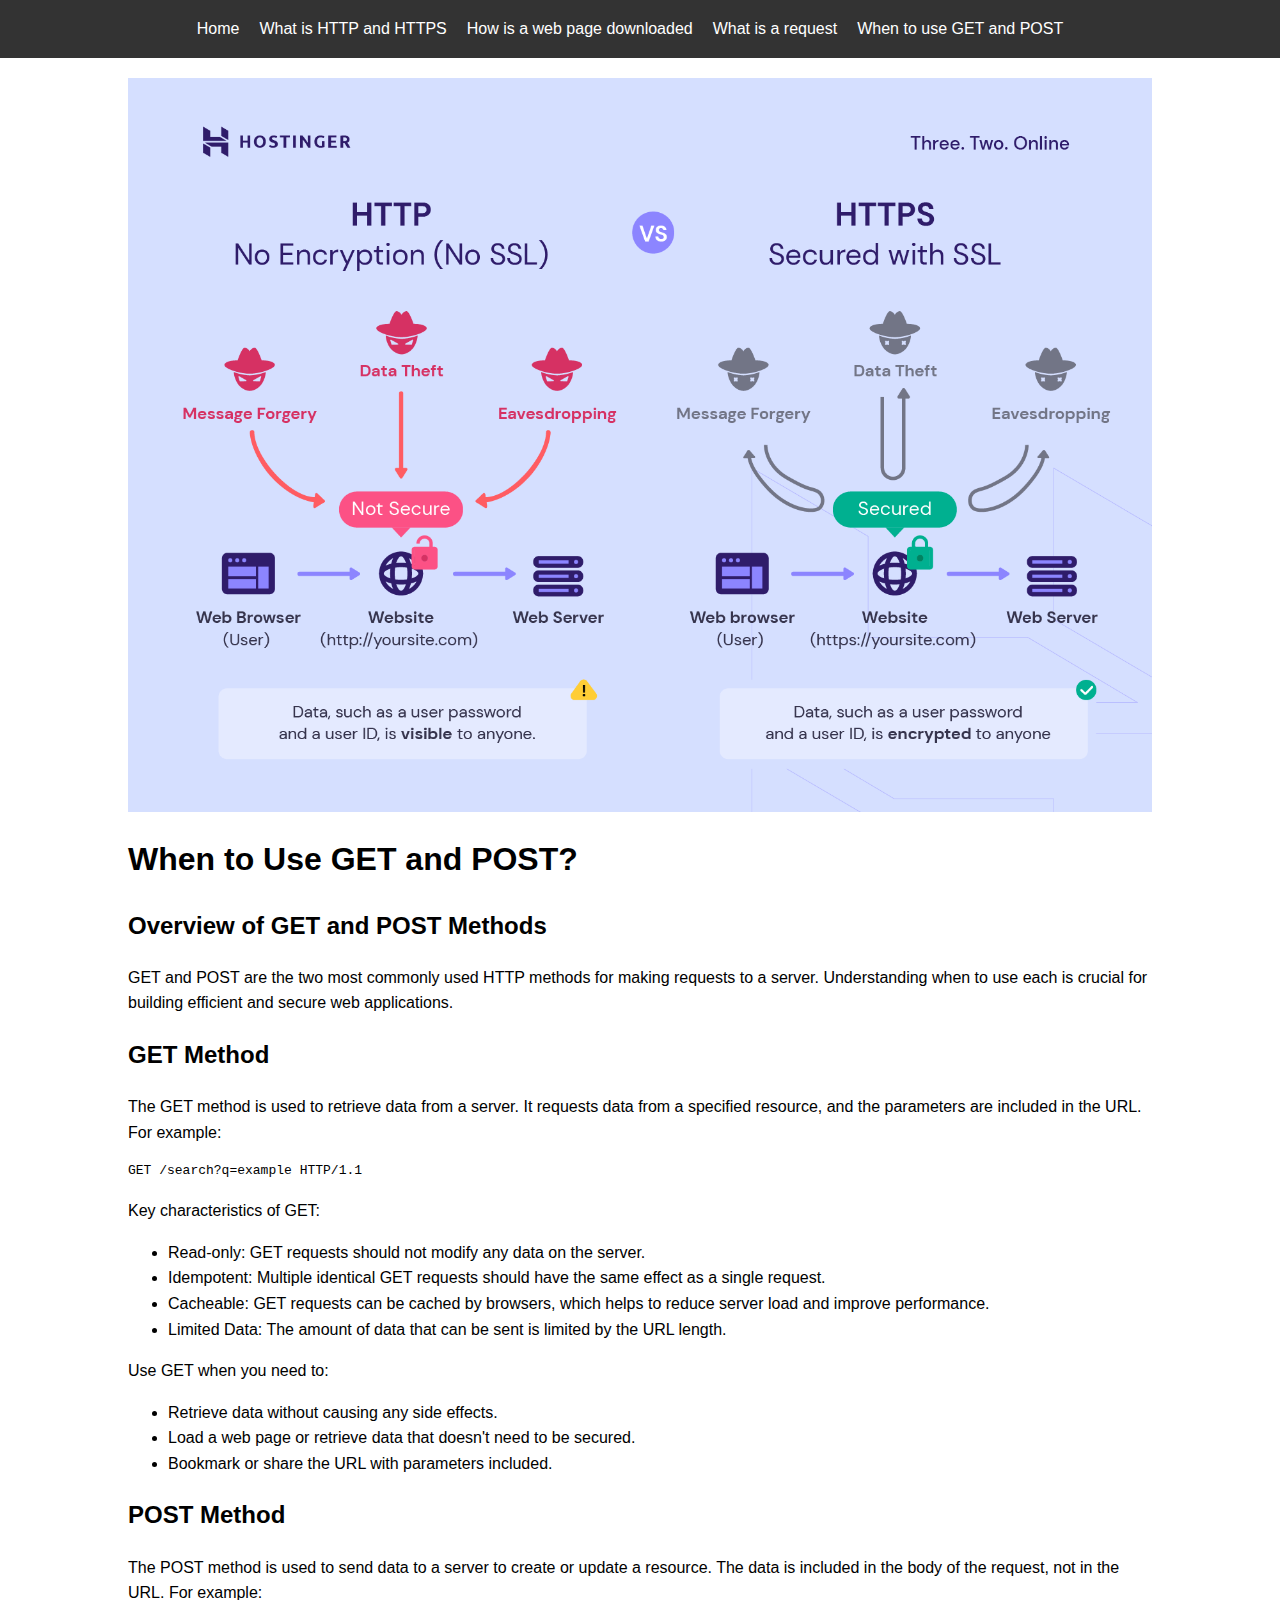
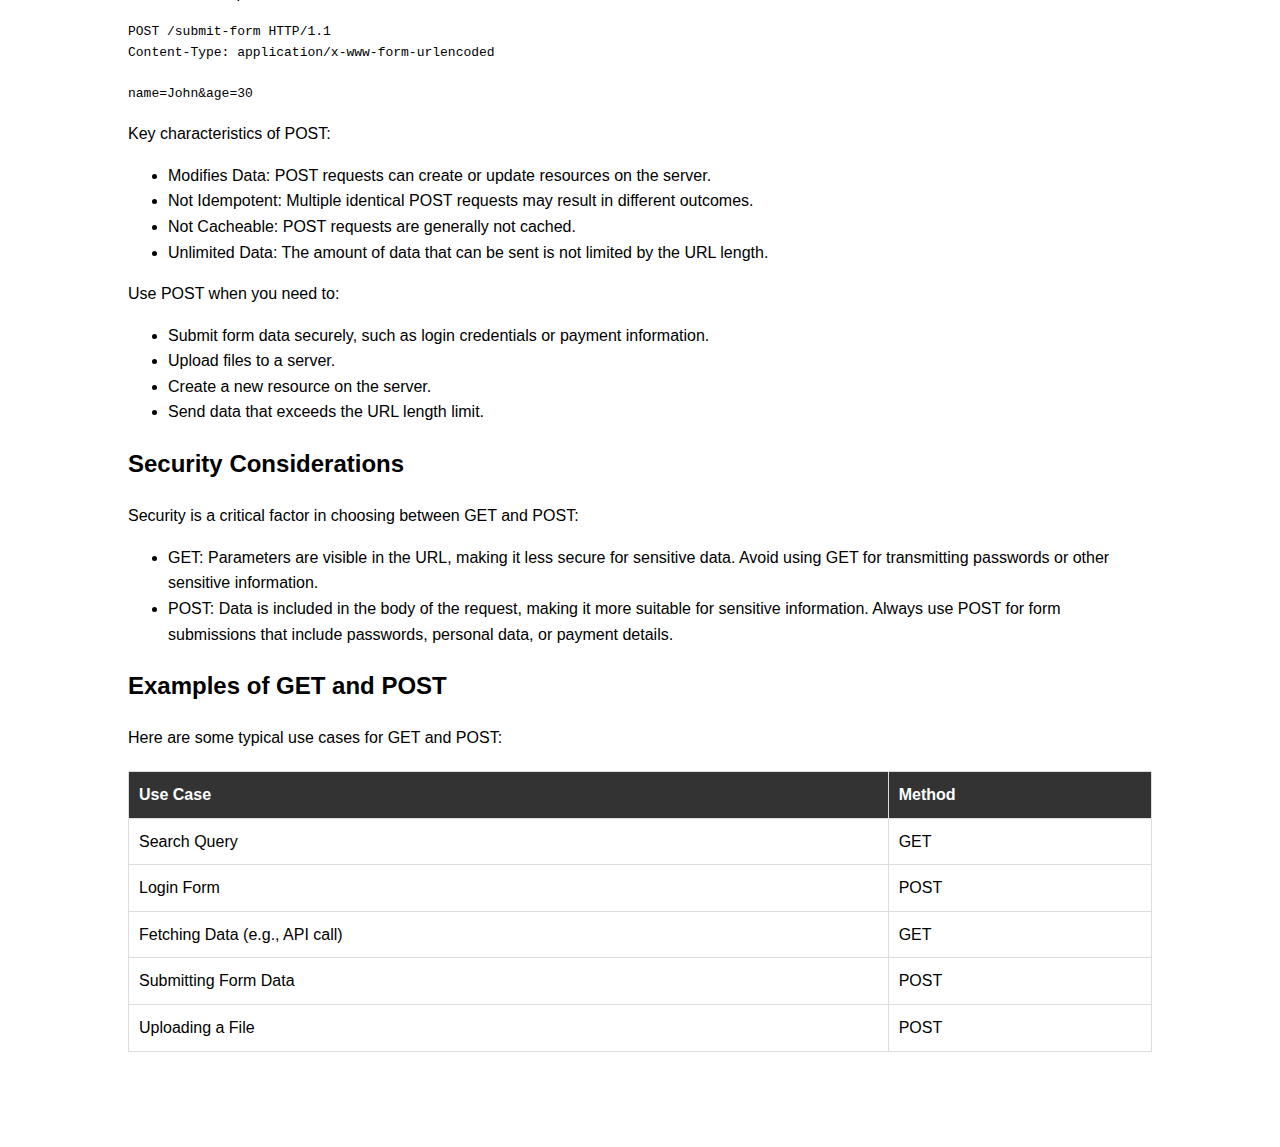
<file: task1/whentouseget.html>
<!DOCTYPE html>
<html lang="en">
  <head>
    <meta charset="UTF-8" />
    <meta name="viewport" content="width=device-width, initial-scale=1.0" />
    <title>When to Use GET and POST?</title>
    <link rel="stylesheet" href="/task1/style.css" />
    
  </head>
  <body>
    <header>
      <nav>
        <ul>
          <li><a href="index.html">Home</a></li>
          <li><a href="whatishttp.html">What is HTTP and HTTPS</a></li>
          <li><a href="howisawebpage.html">How is a web page downloaded</a></li>
          <li><a href="whatisrequest.html">What is a request</a></li>
          <li><a href="whentouseget.html">When to use GET and POST</a></li>
        </ul>
      </nav>
    </header>
    <main class="container">
      <img
        class="responsive-img"
        src="/task1/images/Untitled.jpeg"
        alt="GET vs POST"
      />
      <h1>When to Use GET and POST?</h1>
      <section>
        <h2>Overview of GET and POST Methods</h2>
        <p>
          GET and POST are the two most commonly used HTTP methods for making
          requests to a server. Understanding when to use each is crucial for
          building efficient and secure web applications.
        </p>
      </section>
      <section>
        <h2>GET Method</h2>
        <p>
          The GET method is used to retrieve data from a server. It requests
          data from a specified resource, and the parameters are included in the
          URL. For example:
        </p>
        <pre>GET /search?q=example HTTP/1.1</pre>
        <p>Key characteristics of GET:</p>
        <ul>
          <li>
             Read-only:  GET requests should not modify any data on the
            server.
          </li>
          <li>
             Idempotent:  Multiple identical GET requests should have the same
            effect as a single request.
          </li>
          <li>
             Cacheable:  GET requests can be cached by browsers, which helps
            to reduce server load and improve performance.
          </li>
          <li>
             Limited Data:  The amount of data that can be sent is limited by
            the URL length.
          </li>
        </ul>
        <p>Use GET when you need to:</p>
        <ul>
          <li>Retrieve data without causing any side effects.</li>
          <li>
            Load a web page or retrieve data that doesn't need to be secured.
          </li>
          <li>Bookmark or share the URL with parameters included.</li>
        </ul>
      </section>
      <section>
        <h2>POST Method</h2>
        <p>
          The POST method is used to send data to a server to create or update a
          resource. The data is included in the body of the request, not in the
          URL. For example:
        </p>
        <pre>
POST /submit-form HTTP/1.1
Content-Type: application/x-www-form-urlencoded

name=John&age=30</pre
        >
        <p>Key characteristics of POST:</p>
        <ul>
          <li>
             Modifies Data:  POST requests can create or update resources on
            the server.
          </li>
          <li>
             Not Idempotent:  Multiple identical POST requests may result in
            different outcomes.
          </li>
          <li> Not Cacheable:  POST requests are generally not cached.</li>
          <li>
             Unlimited Data:  The amount of data that can be sent is not
            limited by the URL length.
          </li>
        </ul>
        <p>Use POST when you need to:</p>
        <ul>
          <li>
            Submit form data securely, such as login credentials or payment
            information.
          </li>
          <li>Upload files to a server.</li>
          <li>Create a new resource on the server.</li>
          <li>Send data that exceeds the URL length limit.</li>
        </ul>
      </section>
      <section>
        <h2>Security Considerations</h2>
        <p>Security is a critical factor in choosing between GET and POST:</p>
        <ul>
          <li>
            GET: Parameters are visible in the URL, making it less secure
            for sensitive data. Avoid using GET for transmitting passwords or
            other sensitive information.
          </li>
          <li>
            POST: Data is included in the body of the request, making it
            more suitable for sensitive information. Always use POST for form
            submissions that include passwords, personal data, or payment
            details.
          </li>
        </ul>
      </section>
      <section>
        <h2>Examples of GET and POST</h2>
        <p>Here are some typical use cases for GET and POST:</p>
        <table>
          <thead>
            <tr>
              <th>Use Case</th>
              <th>Method</th>
            </tr>
          </thead>
          <tbody>
            <tr>
              <td>Search Query</td>
              <td>GET</td>
            </tr>
            <tr>
              <td>Login Form</td>
              <td>POST</td>
            </tr>
            <tr>
              <td>Fetching Data (e.g., API call)</td>
              <td>GET</td>
            </tr>
            <tr>
              <td>Submitting Form Data</td>
              <td>POST</td>
            </tr>
            <tr>
              <td>Uploading a File</td>
              <td>POST</td>
            </tr>
          </tbody>
        </table>
      </section>
    </main>
    <br>
    <!-- <footer>
      <p>&copy; 2024 Your Website. All rights reserved.</p>
    </footer> -->
  </body>
</html>
</file>
<file: task1/style.css>
body {
    font-family: Arial, sans-serif;
    margin: 0;
    padding: 0;
    line-height: 1.6;
  }
  
  header {
    background: #333;
    color: #fff;
    padding: 1em 0;
  }
  
  header ul {
    list-style: none;
    padding: 0;
    margin: 0;
    display: flex;
    justify-content: center;
    flex-wrap: wrap; /* Allow items to wrap */
  }
  
  header ul li {
    margin-right: 20px;
  }
  
  header ul li a {
    color: #fff;
    text-decoration: none;
  }
  
  footer {
    background: #333;
    color: #fff;
    text-align: center;
    padding: 1em 0;
    position: fixed;
    width: 100%;
    bottom: 0;
  }
  
  .container {
    width: 80%;
    margin: 20px auto;
    padding-bottom: 50px; /* Add padding to avoid footer overlap */
  }
  
  img {
    max-width: 100%;
    height: auto;
  }
  
  .grid {
    display: grid;
    grid-template-columns: repeat(auto-fill, minmax(250px, 1fr));
    gap: 20px;
    margin-top: 20px;
  }
  
  .grid-item {
    background: #f4f4f4;
    padding: 20px;
    border: 1px solid #ddd;
    border-radius: 5px;
    text-align: center;
    transition: transform 0.2s;
  }
  
  .grid-item:hover {
    transform: scale(1.05);
  }
  
  /* Table Styling */
  table {
    width: 100%;
    border-collapse: collapse;
    margin-top: 20px;
  }
  
  table, th, td {
    border: 1px solid #ddd;
  }
  
  th, td {
    padding: 10px;
    text-align: left;
  }
  
  th {
    background: #333;
    color: #fff;
  }
  
  /* Responsive images */
  .responsive-img {
    display: block;
    width: 100%;
    height: auto;
  }
  
  @media (max-width: 600px) {
    .responsive-img {
      content: url("/task1/images/images.png");
    }
  }
  
  @media (min-width: 601px) and (max-width: 900px) {
    .responsive-img {
      content: url("/task1/images/api-waiter.webp");
    }
  }
  
  @media (min-width: 1000px) {
    .responsive-img {
      content: url("/task1/images/what-are-the-differences-between-http-and-https-2.webp");
    }
  }
  
  /* Responsive navbar */
  @media (max-width: 600px) {
    header ul {
      flex-direction: column; /* Stack the items vertically */
      align-items: center; /* Center the items */
    }
  
    header ul li {
      margin: 10px 0; /* Adjust margin for vertical layout */
    }
  }
</file>
